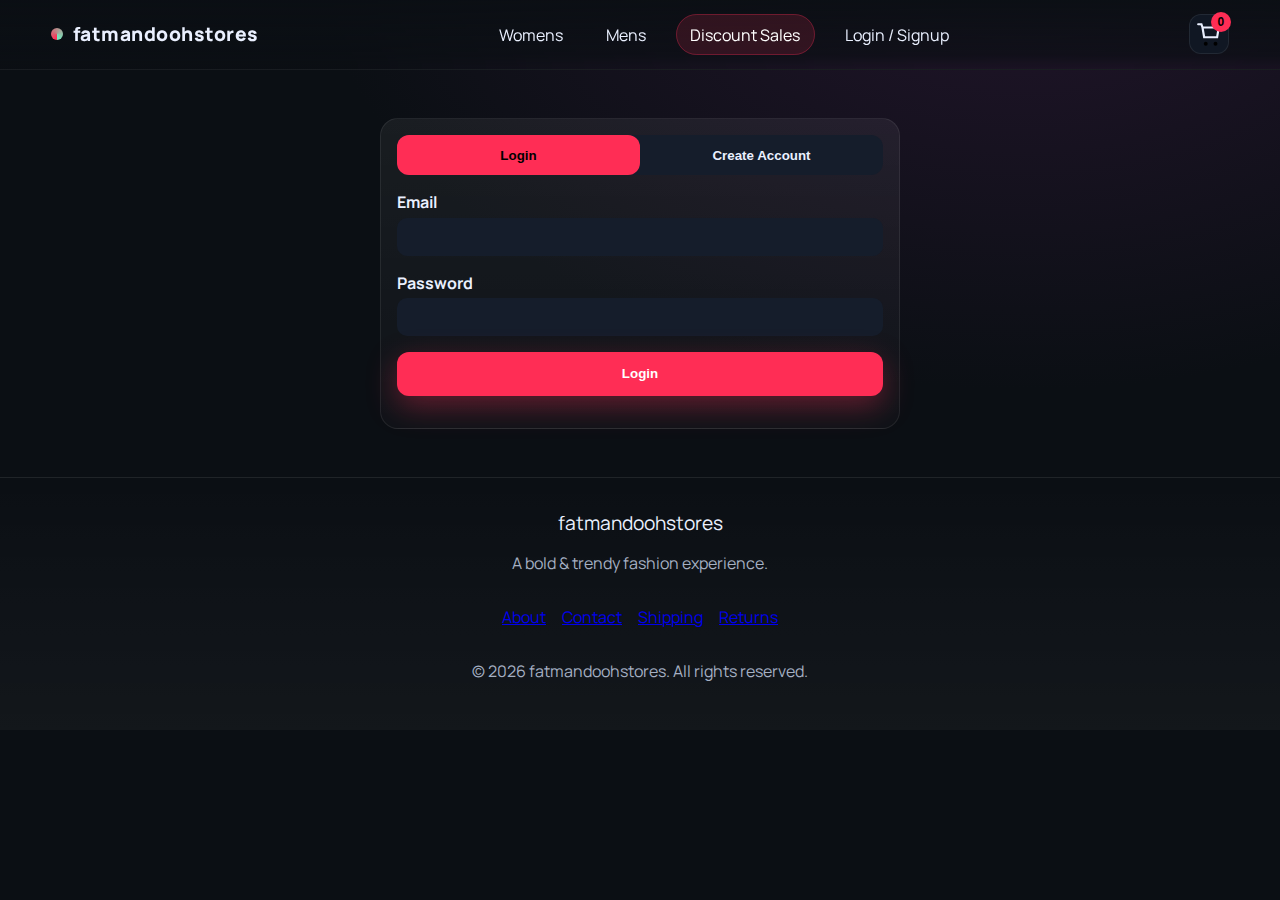
<file: login.html>
<!DOCTYPE html>
<html lang="en">
<head>
  <meta charset="utf-8" />
  <meta name="viewport" content="width=device-width, initial-scale=1" />
  <title>fatmandoohstores — Bold Fashion</title>
  <link rel="preconnect" href="https://fonts.googleapis.com">
  <link rel="preconnect" href="https://fonts.gstatic.com" crossorigin>
  <link href="https://fonts.googleapis.com/css2?family=Manrope:wght@300..800&display=swap" rel="stylesheet">
  <link rel="stylesheet" href="./style.css?v=2">
</head>

<body data-collection="auth">

  <header class="site-header" role="banner">
    <div class="container header-inner">
      <a class="brand" href="index.html" aria-label="fatmandoohstores home">
        <span class="logo-dot"></span><span class="logo-text">fatmandoohstores</span>
      </a>

      <nav class="nav" aria-label="Primary">
        <button id="menuToggle" class="icon-btn" aria-expanded="false" aria-controls="mobileMenu" aria-label="Toggle menu">
          <svg width="24" height="24" viewBox="0 0 24 24" aria-hidden="true"><path d="M4 6h16M4 12h16M4 18h16" stroke="currentColor" stroke-width="2" fill="none" stroke-linecap="round"/></svg>
        </button>
        <ul id="desktopMenu" class="menu">
          <li><a href="womens.html">Womens</a></li>
          <li><a href="mens.html">Mens</a></li>
          <li><a class="pill sale" href="discount.html">Discount Sales</a></li>
          <li><a href="login.html">Login / Signup</a></li>
        </ul>
      </nav>

      <div class="header-ctas">
        <button id="cartBtn" class="icon-btn" aria-label="Open Cart" data-cart-count="0">
          <svg width="26" height="26" viewBox="0 0 24 24" aria-hidden="true"><path d="M6 6h15l-1.5 9h-12L6 6Zm0 0L5 3H2" stroke="currentColor" stroke-width="2" fill="none" stroke-linecap="round"/><circle cx="9" cy="21" r="1.8"/><circle cx="18" cy="21" r="1.8"/></svg>
        </button>
      </div>
    </div>

    <div id="mobileMenu" class="mobile-menu" hidden>
      <a href="womens.html">Womens</a>
      <a href="mens.html">Mens</a>
      <a href="discount.html" class="pill sale">Discount Sales</a>
      <a href="login.html">Login / Signup</a>
    </div>
  </header>

  <section class="auth container" style="padding:3rem 0">
    <div class="auth-card">
      <div class="tabs" role="tablist">
        <button class="tab active" id="tab-login" role="tab" aria-selected="true" aria-controls="panel-login">Login</button>
        <button class="tab" id="tab-signup" role="tab" aria-selected="false" aria-controls="panel-signup">Create Account</button>
      </div>
      <div id="panel-login" role="tabpanel" aria-labelledby="tab-login">
        <form class="auth-form" id="loginForm" novalidate>
          <label>Email <input type="email" required autocomplete="email"></label>
          <label>Password <input type="password" required autocomplete="current-password" minlength="6"></label>
          <button class="btn btn-primary" type="submit">Login</button>
        </form>
      </div>
      <div id="panel-signup" role="tabpanel" aria-labelledby="tab-signup" hidden>
        <form class="auth-form" id="signupForm" novalidate>
          <label>Full Name <input type="text" required autocomplete="name"></label>
          <label>Email <input type="email" required autocomplete="email"></label>
          <label>Password <input type="password" required minlength="6" autocomplete="new-password"></label>
          <button class="btn btn-primary" type="submit">Create Account</button>
        </form>
      </div>
    </div>
  </section>

  <footer class="site-footer" role="contentinfo">
    <div class="container footer-inner">
      <div class="footer-brand">
        <span class="logo-dot"></span>
        <span class="logo-text">fatmandoohstores</span>
        <p class="sub">A bold & trendy fashion experience.</p>
      </div>
      <div class="footer-links">
        <a href="#">About</a>
        <a href="#">Contact</a>
        <a href="#">Shipping</a>
        <a href="#">Returns</a>
      </div>
      <p class="copy">© <span id="year"></span> fatmandoohstores. All rights reserved.</p>
    </div>
  </footer>

  <aside id="cartDrawer" class="cart-drawer" aria-hidden="true" aria-labelledby="cartTitle" role="dialog">
    <div class="cart-header">
      <h2 id="cartTitle">Your Cart</h2>
      <button id="closeCart" class="icon-btn" aria-label="Close Cart">
        <svg width="24" height="24" viewBox="0 0 24 24" aria-hidden="true"><path d="M6 6l12 12M18 6L6 18" stroke="currentColor" stroke-width="2" fill="none" stroke-linecap="round"/></svg>
      </button>
    </div>
    <div id="cartItems" class="cart-items" tabindex="0"></div>
    <div class="cart-footer">
      <div class="totals">
        <span>Subtotal</span>
        <strong id="cartSubtotal">₦0</strong>
      </div>
      <button id="checkoutBtn" class="btn btn-primary">Fake Checkout</button>
    </div>
  </aside>

  <div id="checkoutModal" class="modal" aria-hidden="true" role="dialog" aria-labelledby="modalTitle">
    <div class="modal-backdrop" data-close></div>
    <div class="modal-panel" role="document">
      <div class="modal-header">
        <h3 id="modalTitle">Checkout (Demo)</h3>
        <button class="icon-btn" data-close aria-label="Close">
          <svg width="24" height="24" viewBox="0 0 24 24"><path d="M6 6l12 12M18 6L6 18" stroke="currentColor" stroke-width="2" fill="none" stroke-linecap="round"/></svg>
        </button>
      </div>
      <form id="checkoutForm" class="modal-body">
        <label>Full Name <input type="text" name="name" required autocomplete="name" placeholder="Jane Doe"/></label>
        <label>Email <input type="email" name="email" required autocomplete="email" placeholder="jane@example.com"/></label>
        <label>Address <input type="text" name="address" required autocomplete="street-address" placeholder="123 Market St"/></label>
        <label>City <input type="text" name="city" required placeholder="Lagos"/></label>
        <label>Payment Method
          <select name="payment" required>
            <option value="card">Card (Demo)</option>
            <option value="transfer">Bank Transfer (Demo)</option>
            <option value="cod">Cash on Delivery (Demo)</option>
          </select>
        </label>
        <button type="submit" class="btn btn-primary">Place Order (Demo)</button>
      </form>
      <div class="modal-footer">
        <p>This is a demo checkout. No real payments are processed.</p>
      </div>
    </div>
  </div>

  <script src="./script.js?v=2" defer></script>
</body>
</html>
</file>
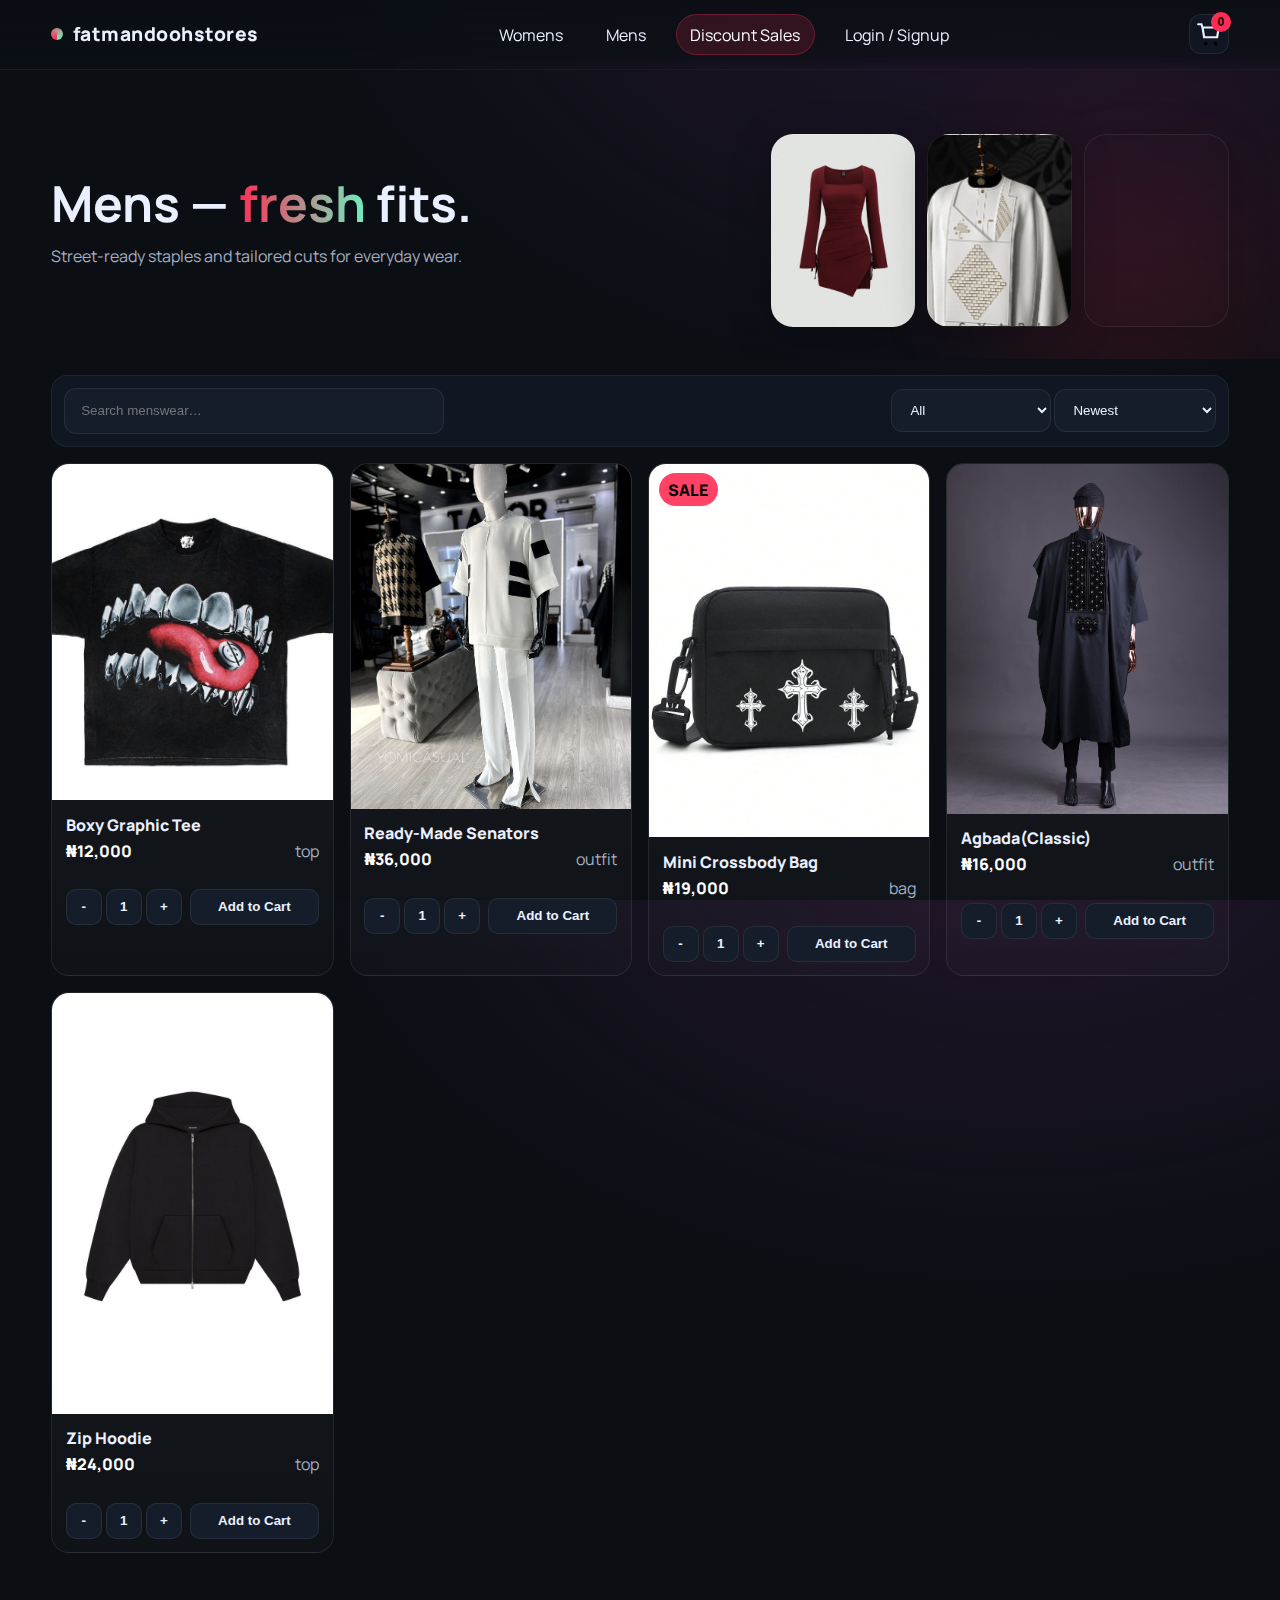
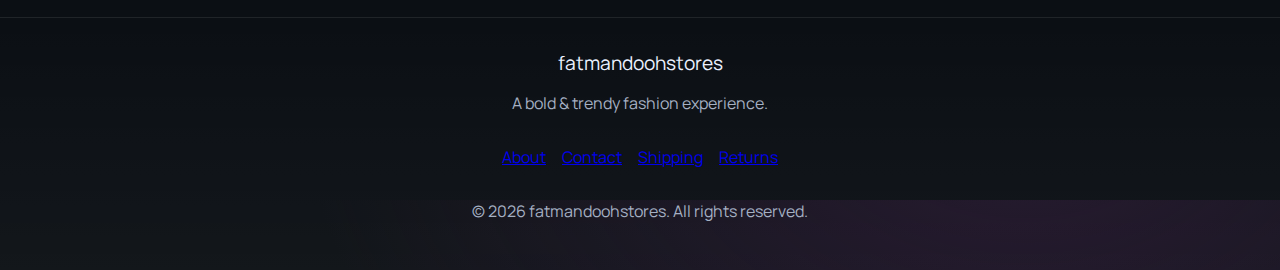
<file: mens.html>
<!DOCTYPE html>
<html lang="en">
<head>
  <meta charset="utf-8" />
  <meta name="viewport" content="width=device-width, initial-scale=1" />
  <title>fatmandoohstores — Bold Fashion</title>
  <link rel="preconnect" href="https://fonts.googleapis.com">
  <link rel="preconnect" href="https://fonts.gstatic.com" crossorigin>
  <link href="https://fonts.googleapis.com/css2?family=Manrope:wght@300..800&display=swap" rel="stylesheet">
  <link rel="stylesheet" href="./style.css?v=2">
</head>

<body data-collection="men">

  <header class="site-header" role="banner">
    <div class="container header-inner">
      <a class="brand" href="index.html" aria-label="fatmandoohstores home">
        <span class="logo-dot"></span><span class="logo-text">fatmandoohstores</span>
      </a>

      <nav class="nav" aria-label="Primary">
        <button id="menuToggle" class="icon-btn" aria-expanded="false" aria-controls="mobileMenu" aria-label="Toggle menu">
          <svg width="24" height="24" viewBox="0 0 24 24" aria-hidden="true"><path d="M4 6h16M4 12h16M4 18h16" stroke="currentColor" stroke-width="2" fill="none" stroke-linecap="round"/></svg>
        </button>
        <ul id="desktopMenu" class="menu">
          <li><a href="womens.html">Womens</a></li>
          <li><a href="mens.html">Mens</a></li>
          <li><a class="pill sale" href="discount.html">Discount Sales</a></li>
          <li><a href="login.html">Login / Signup</a></li>
        </ul>
      </nav>

      <div class="header-ctas">
        <button id="cartBtn" class="icon-btn" aria-label="Open Cart" data-cart-count="0">
          <svg width="26" height="26" viewBox="0 0 24 24" aria-hidden="true"><path d="M6 6h15l-1.5 9h-12L6 6Zm0 0L5 3H2" stroke="currentColor" stroke-width="2" fill="none" stroke-linecap="round"/><circle cx="9" cy="21" r="1.8"/><circle cx="18" cy="21" r="1.8"/></svg>
        </button>
      </div>
    </div>

    <div id="mobileMenu" class="mobile-menu" hidden>
      <a href="womens.html">Womens</a>
      <a href="mens.html">Mens</a>
      <a href="discount.html" class="pill sale">Discount Sales</a>
      <a href="login.html">Login / Signup</a>
    </div>
  </header>

  <section class="hero">
    <div class="container hero-inner">
      <div class="hero-copy">
        <h1>Mens — <span class="text-gradient">fresh</span> fits.</h1>
        <p>Street-ready staples and tailored cuts for everyday wear.</p>
      </div>
      <div class="hero-media" aria-hidden="true">
        <div class="hero-card h2"></div>
        <div class="hero-card h1"></div>
        <div class="hero-card h3"></div>
      </div>
    </div>
  </section>
  <section id="catalog" class="catalog">
    <div class="container">
      <div class="toolbar">
        <div class="search"><input id="searchInput" type="search" placeholder="Search menswear…" aria-label="Search products"/></div>
        <div class="filters">
          <select id="categoryFilter" aria-label="Filter by category">
            <option value="all">All</option><option value="top">Top</option><option value="shoe">Shoe</option><option value="bag">Bag</option>
          </select>
          <select id="sortBy" aria-label="Sort products">
            <option value="new">Newest</option><option value="price-asc">Price: Low → High</option><option value="price-desc">Price: High → Low</option>
          </select>
        </div>
      </div>
      <div id="productGrid" class="grid" role="list"></div>
      <div class="center"><button id="loadMore" class="btn btn-ghost">Load more</button></div>
    </div>
  </section>

  <footer class="site-footer" role="contentinfo">
    <div class="container footer-inner">
      <div class="footer-brand">
        <span class="logo-dot"></span>
        <span class="logo-text">fatmandoohstores</span>
        <p class="sub">A bold & trendy fashion experience.</p>
      </div>
      <div class="footer-links">
        <a href="#">About</a>
        <a href="#">Contact</a>
        <a href="#">Shipping</a>
        <a href="#">Returns</a>
      </div>
      <p class="copy">© <span id="year"></span> fatmandoohstores. All rights reserved.</p>
    </div>
  </footer>

  <aside id="cartDrawer" class="cart-drawer" aria-hidden="true" aria-labelledby="cartTitle" role="dialog">
    <div class="cart-header">
      <h2 id="cartTitle">Your Cart</h2>
      <button id="closeCart" class="icon-btn" aria-label="Close Cart">
        <svg width="24" height="24" viewBox="0 0 24 24" aria-hidden="true"><path d="M6 6l12 12M18 6L6 18" stroke="currentColor" stroke-width="2" fill="none" stroke-linecap="round"/></svg>
      </button>
    </div>
    <div id="cartItems" class="cart-items" tabindex="0"></div>
    <div class="cart-footer">
      <div class="totals">
        <span>Subtotal</span>
        <strong id="cartSubtotal">₦0</strong>
      </div>
      <button id="checkoutBtn" class="btn btn-primary">Fake Checkout</button>
    </div>
  </aside>

  <div id="checkoutModal" class="modal" aria-hidden="true" role="dialog" aria-labelledby="modalTitle">
    <div class="modal-backdrop" data-close></div>
    <div class="modal-panel" role="document">
      <div class="modal-header">
        <h3 id="modalTitle">Checkout (Demo)</h3>
        <button class="icon-btn" data-close aria-label="Close">
          <svg width="24" height="24" viewBox="0 0 24 24"><path d="M6 6l12 12M18 6L6 18" stroke="currentColor" stroke-width="2" fill="none" stroke-linecap="round"/></svg>
        </button>
      </div>
      <form id="checkoutForm" class="modal-body">
        <label>Full Name <input type="text" name="name" required autocomplete="name" placeholder="Jane Doe"/></label>
        <label>Email <input type="email" name="email" required autocomplete="email" placeholder="jane@example.com"/></label>
        <label>Address <input type="text" name="address" required autocomplete="street-address" placeholder="123 Market St"/></label>
        <label>City <input type="text" name="city" required placeholder="Lagos"/></label>
        <label>Payment Method
          <select name="payment" required>
            <option value="card">Card (Demo)</option>
            <option value="transfer">Bank Transfer (Demo)</option>
            <option value="cod">Cash on Delivery (Demo)</option>
          </select>
        </label>
        <button type="submit" class="btn btn-primary">Place Order (Demo)</button>
      </form>
      <div class="modal-footer">
        <p>This is a demo checkout. No real payments are processed.</p>
      </div>
    </div>
  </div>

  <script src="./script.js?v=2" defer></script>
</body>
</html>
</file>
<file: style.css>
:root{
  --bg:#0b0f14; --surface:#101723; --surface-2:#151d2b;
  --text:#eaf0ff; --muted:#a5b0c3;
  --accent:#ff2d55; --accent-2:#6cf0c2; --ring: rgba(255,45,85,.35);
}
*{box-sizing:border-box}
html,body{height:100%}
body{margin:0;font-family:"Manrope",system-ui,Segoe UI,Roboto,Arial,sans-serif;background:radial-gradient(1200px 800px at 80% -10%,#23152c 0%,transparent 60%),var(--bg);color:var(--text)}
.container{width:min(1200px,92%);margin-inline:auto}
:focus-visible{outline:3px solid var(--ring);outline-offset:2px}
@media (pointer:coarse){ .icon-btn,.btn{min-height:48px} }

.site-header {
  position: sticky;
  top: 0;
  z-index: 40;
  background: linear-gradient(180deg, rgba(11,15,20,.95), rgba(11,15,20,.65) 80%, transparent);
  backdrop-filter: blur(10px);
  border-bottom: 1px solid rgba(255,255,255,.06);
}

.header-inner {
  display: flex;
  align-items: center;
  justify-content: space-between;
  padding: .9rem 0;
}

.brand {
  display: flex;
  align-items: center;
  gap: .6rem;
  text-decoration: none;
  color: var(--text);
  font-weight: 800;
  letter-spacing: .5px;
}
.logo-dot {
  width: 12px;
  height: 12px;
  border-radius: 50%;
  background: conic-gradient(from 180deg,var(--accent),var(--accent-2));
}
.logo-text { font-size: 1.2rem; }

.menu {
  display: flex;
  gap: 1rem;
  list-style: none;
  margin: 0;
  padding: 0;
}
.menu a {
  padding: .55rem .85rem;
  color: var(--text);
  text-decoration: none;
  border-radius: 999px;
}
.menu a:hover { background: rgba(255,255,255,.06); }
.pill.sale {
  background: rgba(255,45,85,.15);
  color: #fff;
  border: 1px solid rgba(255,45,85,.3);
}

.header-ctas {
  display: flex;
  align-items: center;
  gap: .4rem;
}
.icon-btn {
  position: relative;
  display: grid;
  place-items: center;
  width: 40px;
  height: 40px;
  border-radius: 12px;
  background: var(--surface);
  color: var(--text);
  border: 1px solid rgba(255,255,255,.08);
  cursor: pointer;
}
.icon-btn:hover { border-color: rgba(255,255,255,.18); }
#cartBtn[data-cart-count]:after {
  content: attr(data-cart-count);
  position: absolute;
  transform: translate(12px,-12px);
  background: var(--accent);
  color: #000;
  font-weight: 800;
  min-width: 1.25rem;
  height: 1.25rem;
  border-radius: 99px;
  display: grid;
  place-items: center;
  font-size: .75rem;
}

#menuToggle {
  display: none;
}
.mobile-menu {
  display: none;
}

@media (max-width: 850px) {

  #desktopMenu {
    display: none;
  }

  #menuToggle {
    display: none;
    background: none;
    border: none;
    font-size: 2rem;
    color: #fff;
    cursor: pointer;
    z-index: 1100;
  }

  .mobile-menu[hidden] {
    display: none;
  }
  
  .mobile-menu.show {
    display: block;
  }
  
  .mobile-menu a {
    display: none;
    padding: .75rem 1rem;
    color: var(--text);
    text-decoration: none;
    border-radius: 10px;
  }
  .mobile-menu a:hover {
    background: rgba(255,255,255,.05);
  }
}

@keyframes dropdownFade {
  from { opacity: 0; transform: translateY(-10px); }
  to   { opacity: 1; transform: translateY(0); }
}

.hero{position:relative;isolation:isolate;overflow:hidden;padding:clamp(2rem,5vw,4rem) 0 2rem}
.hero:before{content:"";position:absolute;inset:-20% -10% auto auto;height:60vh;width:60vh;background:radial-gradient(closest-side,var(--accent) 0%,transparent 70%);filter:blur(80px);opacity:.25;z-index:-1}
.hero-inner{display:grid;grid-template-columns:1.2fr .8fr;gap:clamp(1.2rem,3vw,2rem);align-items:center}
.hero-copy h1{font-size:clamp(2rem,4vw,3.1rem);line-height:1.05;margin:0 0 .75rem}
.text-gradient{background:linear-gradient(90deg,var(--accent),var(--accent-2));-webkit-background-clip:text;background-clip:text;color:transparent}
.hero-copy p{color:var(--muted);max-width:60ch}
.hero-actions{display:flex;gap:.75rem;margin-top:1rem}
.btn{display:inline-flex;align-items:center;justify-content:center;padding:.85rem 1.1rem;border-radius:14px;text-decoration:none;font-weight:800;border:1px solid transparent;cursor:pointer}
.btn-primary{background:var(--accent);color:#000;box-shadow:0 10px 30px var(--ring)}
.btn-ghost{background:transparent;color:var(--text);border-color:rgba(255,255,255,.18)}
.hero-media{display:grid;grid-template-columns:repeat(3,1fr);gap:.75rem}
.hero-card{aspect-ratio:3/4;border-radius:22px;background:linear-gradient(180deg,rgba(255,255,255,.08),rgba(255,255,255,.02));border:1px solid rgba(255,255,255,.08);box-shadow:0 10px 40px rgba(0,0,0,.25)}
.h1{background-image:url('images/hero.jpg');background-size:cover;background-position:center}
.h2{background-image:url('images/fhero.jpg');background-size:cover;background-position:center}
.h3{background-image:url('https://images.unsplash.com/photo-1559551409-dadc959f76b8?q=80&w=1200&auto=format&fit=crop');background-size:cover;background-position:center}
@media (max-width: 850px){ .hero-inner{grid-template-columns:1fr;text-align:center} .hero-media{order:-1}}

.catalog{padding:1rem 0 3rem}
.toolbar{display:flex;flex-wrap:wrap;align-items:center;justify-content:space-between;gap:.75rem;padding:.75rem;border:1px solid rgba(255,255,255,.06);background:var(--surface);border-radius:16px;position:sticky;top:68px;z-index:30}
.search input{width:min(380px,80vw);background:var(--surface-2);color:var(--text);padding:.9rem 1rem;border-radius:12px;border:1px solid rgba(255,255,255,.08);outline:none}
.filters select{background:var(--surface-2);color:var(--text);border:1px solid rgba(255,255,255,.08);padding:.75rem .9rem;border-radius:12px;min-width:160px}
.grid{display:grid;gap:1rem;margin-top:1rem;grid-template-columns:repeat(2,minmax(0,1fr))}
@media (min-width:700px){ .grid{grid-template-columns:repeat(3,minmax(0,1fr))} }
@media (min-width:1000px){ .grid{grid-template-columns:repeat(4,minmax(0,1fr))} }

.product-card {display:flex;flex-direction:column;justify-content:space-between;padding:1rem;border-radius:16px;background:rgba(255,255,255,0.05);backdrop-filter:blur(10px);}
.product-card button {margin-top:auto;padding:0.9rem;border:none;border-radius:12px;background:#ff2d55;color:#fff;font-weight:bold;cursor:pointer;min-height:48px;width:100%;}
.product-card button:hover {background:#ff4770;}

.card{background:linear-gradient(180deg,rgba(255,255,255,.06),rgba(255,255,255,.02));border:1px solid rgba(255,255,255,.08);border-radius:18px;overflow:hidden;display:flex;flex-direction:column;min-height:100%}
.card-media{aspect-ratio:1/1.2;background:#0e141d;position:relative}
.card-media img{width:100%;height:100%;object-fit:cover;display:block}
.badge{position:absolute;top:.6rem;left:.6rem;padding:.35rem .6rem;border-radius:999px;font-weight:800;background:rgba(255,45,85,.9);color:#000}
.card-body{padding:.85rem}
.card-title{font-weight:800;margin:0 0 .25rem;font-size:1rem}
.card-meta{display:flex;align-items:center;justify-content:space-between;gap:.5rem;color:var(--muted)}
.price{font-weight:900;color:#fff}
.card-actions{display:flex;gap:.5rem;padding:.85rem}
.qty{display:grid;grid-template-columns:repeat(3,2.25rem);gap:.25rem;align-items:center}
.qty button,.add-btn{background:var(--surface-2);border:1px solid rgba(255,255,255,.08);color:var(--text);height:2.25rem;border-radius:10px;font-weight:800;cursor:pointer}
.add-btn{flex:1}
.center{display:flex;justify-content:center;margin-top:1rem}

.cart-drawer{position:fixed;inset:0 0 0 auto;width:min(420px,100%);background:var(--surface);transform:translateX(110%);transition:transform .35s ease;z-index:60;border-left:1px solid rgba(255,255,255,.08);display:flex;flex-direction:column}
.cart-drawer.open{transform:none}
.cart-header{display:flex;align-items:center;justify-content:space-between;padding:1rem;border-bottom:1px solid rgba(255,255,255,.06)}
.cart-items{padding:.5rem;overflow:auto;flex:1;display:grid;gap:.6rem}
.cart-item{display:grid;grid-template-columns:64px 1fr auto;gap:.6rem;align-items:center;background:var(--surface-2);border:1px solid rgba(255,255,255,.06);border-radius:12px;padding:.6rem}
.cart-item img{width:64px;height:64px;object-fit:cover;border-radius:8px}
.cart-item .title{font-weight:700}
.cart-item .line{font-weight:800}
.cart-footer{padding:1rem;border-top:1px solid rgba(255,255,255,.06);background:var(--surface-2)}
.totals{display:flex;align-items:center;justify-content:space-between;margin-bottom:.6rem}

.modal{position:fixed;inset:0;display:none;place-items:center;z-index:70}
.modal[aria-hidden="false"]{display:grid}
.modal-backdrop{position:absolute;inset:0;background:rgba(0,0,0,.55)}
.modal-panel{position:relative;width:min(560px,92%);background:var(--surface);border:1px solid rgba(255,255,255,.08);border-radius:16px;box-shadow:0 40px 80px rgba(0,0,0,.5)}
.modal-header{display:flex;align-items:center;justify-content:space-between;padding:1rem 1rem .25rem}
.modal-body{display:grid;gap:.75rem;padding:0 1rem 1rem}
.modal-body label{display:grid;gap:.35rem;font-weight:700}
.modal-body input,.modal-body select{background:var(--surface-2);color:var(--text);border:1px solid rgba(255,255,255,.08);padding:.8rem .9rem;border-radius:12px}
.modal-footer{padding:.5rem 1rem 1rem;color:var(--muted);font-size:.9rem}

.site-footer{padding:2rem 0;border-top:1px solid rgba(255,255,255,.06);background:linear-gradient(180deg,transparent,rgba(255,255,255,.03))}
.footer-inner{display:grid;gap:1rem;text-align:center}
.footer-links{display:flex;gap:1rem;justify-content:center}
.sub,.copy{color:var(--muted)}

.auth .auth-card{max-width:520px;margin:0 auto;background:linear-gradient(180deg,rgba(255,255,255,.06),rgba(255,255,255,.02));border:1px solid rgba(255,255,255,.08);border-radius:18px;padding:1rem}
.tabs{display:grid;grid-template-columns:1fr 1fr;background:var(--surface-2);border-radius:12px;margin-bottom:1rem}
.tab{background:transparent;border:none;padding:.8rem;border-radius:12px;color:var(--text);font-weight:800;cursor:pointer}
.tab.active{background:var(--accent);color:#000}
.auth-form{display:grid;gap:.75rem}
.auth-form input{background:var(--surface-2);color:var(--text);border:1px solid rgba(255,255,255,.08);padding:.8rem .9rem;border-radius:12px}
.auth-body {display:flex;justify-content:center;align-items:center;min-height:100vh;background:linear-gradient(135deg, #111, #222);}
.auth-container {width:100%;max-width:400px;padding:1rem;}
.auth-card.glass {background:rgba(255,255,255,0.05);backdrop-filter:blur(10px);border-radius:18px;padding:2rem;text-align:center;box-shadow:0 8px 24px rgba(0,0,0,0.4);}
.auth-logo {font-size:1.4rem;margin-bottom:1rem;color:#ff2d55;}
.auth-form {display:flex;flex-direction:column;gap:1rem;margin-bottom:1rem;}
.auth-form label {display:flex;flex-direction:column;text-align:left;font-weight:bold;}
.auth-form input {padding:0.7rem;border-radius:10px;border:none;margin-top:0.3rem;}
.btn-primary {padding:0.9rem;border:none;border-radius:12px;background:#ff2d55;color:white;font-weight:bold;cursor:pointer;transition:transform 0.2s;}
.btn-primary:hover {transform:scale(1.02);}
</file>
